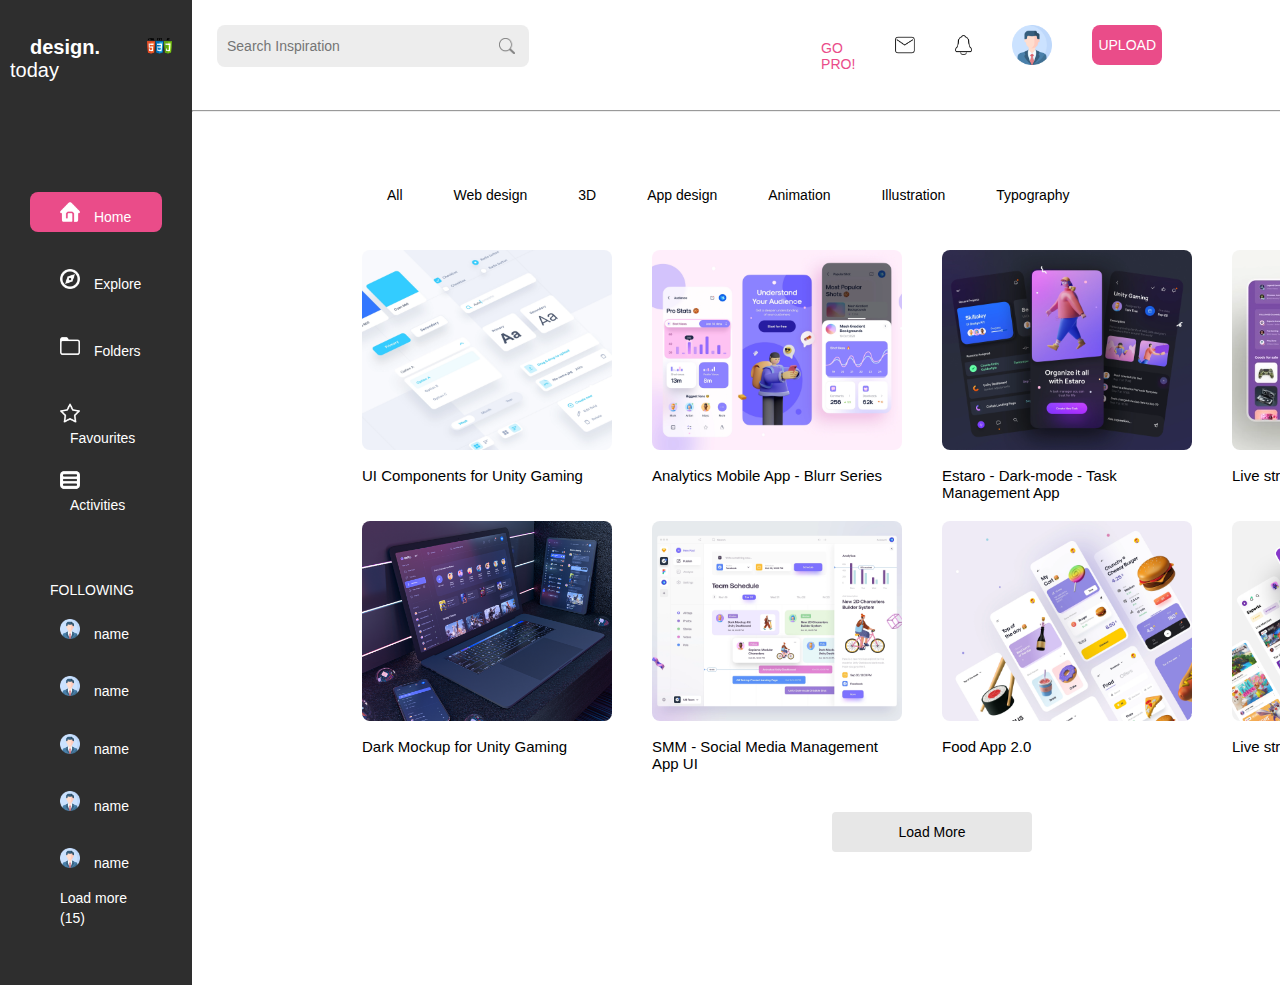
<file: index.html>
<!DOCTYPE html>
<html lang="en">
<head>
    <meta charset="UTF-8">
    <meta http-equiv="X-UA-Compatible" content="IE=edge">
    <meta name="viewport" content="width=device-width, initial-scale=1.0">
    <meta name="description" content="">
    <meta name="author" content=""> 

    <title>Saba Giorgadze - Final Project</title>
    <meta name="title" content="Saba Giorgadze - Final Project">
    <meta name="description" content="This Website design is made by Saba Giorgadze. ">

    <!-- Google Meta Tags -->
    <meta name="title" content="Saba Giorgadze - Final Project">
    <meta name="description" content="This Website design is made by Saba Giorgadze.">
    <meta name="keywords" content="Saba, Giorgadze, final, project">
    <meta name="robots" content="index, follow">
    <meta http-equiv="Content-Type" content="text/html; charset=utf-8">
    <meta name="language" content="English">


    <!-- Open Graph / Facebook -->
    <meta property="og:type" content="website">
    <meta property="og:url" content="https://metatags.io/">
    <meta property="og:title" content="Saba Giorgadze - Final Project">
    <meta property="og:description" content="This Website design is made by Saba Giorgadze. ">
    <meta property="og:image" content="https://metatags.io/assets/meta-tags-16a33a6a8531e519cc0936fbba0ad904e52d35f34a46c97a2c9f6f7dd7d336f2.png">

    <!-- Twitter -->
    <meta property="twitter:card" content="summary_large_image">
    <meta property="twitter:url" content="https://metatags.io/">
    <meta property="twitter:title" content="Saba Giorgadze - Final Project">
    <meta property="twitter:description" content="This Website design is made by Saba Giorgadze. ">
    <meta property="twitter:image" content="https://metatags.io/assets/meta-tags-16a33a6a8531e519cc0936fbba0ad904e52d35f34a46c97a2c9f6f7dd7d336f2.png">
    <link rel="shortcut icon" href="../../docs-/ico/favicon.png">
    <link href="css/main.css" rel="stylesheet">
    <meta name="viewport" content="width=device-width, initial-scale=1.0">
    <title>Main Page</title>
    <link rel="icon" href="img/icon.png">
</head>
<body>
    <section leftmenu> 
        <section header>
            <div>
                <span id="ds">design.</span>
                <span id="to">today</span>
            </div> 
            <img id="menu_icon_main" src="img/icon.png">
        </section> 

        <section menuleft> 
            <section menu>
                <div class="menu_item" id="homespan">
                    <a>
                        <img src="img/icons/home.png" class="menu_icons"></span>
                        <span class="menu_texts" >Home</span>
                    </a>
                </div>
                <div class="menu_item">
                    <a>
                        <img src="img/icons/explore.png" class="menu_icons"></span>
                        <span class="menu_texts">Explore</span>
                    </a>
                </div>
                <div class="menu_item">
                    <a>
                        <img src="img/icons/folder.png" class="menu_icons"></span>
                        <span class="menu_texts">Folders</span>
                    </a>
                </div>
                <div class="menu_item">
                    <a>
                        <img src="img/icons/star.png" class="menu_icons"></span>
                        <span class="menu_texts">Favourites</span>
                    </a>
                </div>
                <div class="menu_item">
                    <a>
                        <img src="img/icons/act.png" class="menu_icons"></span>
                        <span class="menu_texts">Activities</span>
                    </a>
                </div>
            </section>
            <section following>
                <span>FOLLOWING</span>
                <div class="menu_item">
                    <a>
                        <img src="img/icons/profile.png" class="menu_icons"></span>
                        <span class="menu_texts"> name </span>
                    </a>
                </div>
                <div class="menu_item">
                    <a>
                        <img src="img/icons/profile.png" class="menu_icons"></span>
                        <span class="menu_texts"> name </span>
                    </a>
                </div>
                <div class="menu_item">
                    <a>
                        <img src="img/icons/profile.png" class="menu_icons"></span>
                        <span class="menu_texts"> name </span>
                    </a>
                </div>
                <div class="menu_item">
                    <a>
                        <img src="img/icons/profile.png" class="menu_icons"></span>
                        <span class="menu_texts"> name </span>
                    </a>
                </div>
                <div class="menu_item">
                    <a>
                        <img src="img/icons/profile.png" class="menu_icons"></span>
                        <span class="menu_texts"> name </span>
                    </a>
                </div>
                <div class="menu_item">
                    <a>Load more (15)</a>
                </div>
            </section>
        </section>
    </section>
    <section rightbody>
        <section header>
            <section search>
                <input type="text" placeholder="Search Inspiration">
            </section>

            <section menu>
                <span>GO PRO!</span>       
                <img id="mailpng" src="img/icons/mail.png" >
                <img id="notifpng" src="img/icons/notif.png" >
                <a href=grid.html><img id="profilepng" src="img/icons/profile.png" ></a>
                <button id="uploadBtn">UPLOAD</button>
            </section>
 
        </section>
        <section body>
            <div id="lineDiv">
                <hr id="line">
            </div>
            <section tabs>
                <div id="tabsDiv">
                    <span class="tabs">All</span>
                    <span class="tabs">Web design</span>
                    <span class="tabs">3D</span>
                    <span class="tabs">App design</span>
                    <span class="tabs">Animation</span>
                    <span class="tabs">Illustration</span>
                    <span class="tabs">Typography</span>
                </div> 
                <div id="filterdiv">
                    <button id="filterBtn">Filters</button>
                </div>
                
            </section>
            <section content>
                <div class="contentBox">
                    <img src="img/cont1.png" class="contentImg">
                    <div class="contentText">
                        <span class="contentTitle">UI Components for Unity Gaming</span> 
                    </div>
                </div>
                <div class="contentBox">
                    <img src="img/mob.png" class="contentImg">
                    <div class="contentText">
                        <span class="contentTitle">Analytics Mobile App - Blurr Series</span> 
                    </div>
                </div>
                <div class="contentBox">
                    <img src="img/dark.png" class="contentImg">
                    <div class="contentText">
                        <span class="contentTitle">Estaro - Dark-mode - Task Management App</span> 
                    </div>
                </div>
                <div class="contentBox">
                    <img src="img/live.png" class="contentImg">
                    <div class="contentText">
                        <span class="contentTitle">Live streaming application for gamers</span> 
                    </div>
                </div>
                
                <div class="contentBox">
                    <img src="img/mock.png" class="contentImg">
                    <div class="contentText">
                        <span class="contentTitle">Dark Mockup for Unity Gaming</span> 
                    </div>
                </div>
                <div class="contentBox">
                    <img src="img/smm.png" class="contentImg">
                    <div class="contentText">
                        <span class="contentTitle">SMM - Social Media Management App UI</span> 
                    </div>
                </div>
                <div class="contentBox">
                    <img src="img/food.png" class="contentImg">
                    <div class="contentText">
                        <span class="contentTitle">Food App 2.0</span> 
                    </div>
                </div>
                <div class="contentBox">
                    <img src="img/gm.png" class="contentImg">
                    <div class="contentText">
                        <span class="contentTitle">Live streaming application for gamers</span> 
                    </div>
                </div>
            </section>
             <section loadMore>
                 <button id="loadMoreBtn">Load More</button>
             </section>
        </section>
        
        
        <section footercontent>
            <span id="footerText">Top Designers</span>
            <section footer> 
                <div class="footer_item">
                    <img src="img/icons/profile.png" class="footer_icons"></span>
                    <div class="fullname">
                        <span class="footer_texts"> name </span>
                        <span class="footer_texts"> lastname </span>
                    </div> 
                    <span class="location_texts">location</span>
                    <button class="followedButton">Following</button>
                </div>
    
                <div class="footer_item">
                    <img src="img/icons/profile.png" class="footer_icons"></span>
                    <div class="fullname">
                        <span class="footer_texts"> name </span>
                        <span class="footer_texts"> lastname </span>
                    </div> 
                    <span class="location_texts">location</span>
                    <button class="followButton">Follow</button>
                </div>
    
                <div class="footer_item">
                    <img src="img/icons/profile.png" class="footer_icons"></span>
                    <div class="fullname">
                        <span class="footer_texts"> name </span>
                        <span class="footer_texts"> lastname </span>
                    </div> 
                    <span class="location_texts">location</span>
                    <button class="followButton">Follow</button>
                </div>
    
                <div class="footer_item">
                    <img src="img/icons/profile.png" class="footer_icons"></span>
                    <div class="fullname">
                        <span class="footer_texts"> name </span>
                        <span class="footer_texts"> lastname </span>
                    </div> 
                    <span class="location_texts">location</span>
                    <button class="followButton">Follow</button>
                </div>
    
                <div class="footer_item">
                    <img src="img/icons/profile.png" class="footer_icons"></span>
                    <div class="fullname">
                        <span class="footer_texts"> name </span>
                        <span class="footer_texts"> lastname </span>
                    </div> 
                    <span class="location_texts">location</span>
                    <button class="followedButton">Following</button>
                </div>
    
                <div class="footer_item">
                    <img src="img/icons/profile.png" class="footer_icons"></span>
                    <div class="fullname">
                        <span class="footer_texts"> name </span>
                        <span class="footer_texts"> lastname </span>
                    </div> 
                    <span class="location_texts">location</span>
                    <button class="followButton">Follow</button>
                </div>
    
                <div class="footer_item">
                    <img src="img/icons/profile.png" class="footer_icons"></span>
                    <div class="fullname">
                        <span class="footer_texts"> name </span>
                        <span class="footer_texts"> lastname </span>
                    </div> 
                    <span class="location_texts">location</span>
                    <button class="followButton">Follow</button>
                </div>
    
                <div class="footer_item">
                    <img src="img/icons/profile.png" class="footer_icons"></span>
                    <div class="fullname">
                        <span class="footer_texts"> name </span>
                        <span class="footer_texts"> lastname </span>
                    </div> 
                    <span class="location_texts">location</span>
                    <button class="followButton">Follow</button>
                </div>
    
            </section>
        </section>
        
        <section mainfootercontent>
            <section mainfooter>
                <div class = "mainfooter_item">
                    <span class="mainfooter_title">For designers</span>
                    <div class="spanlist">
                        <span>Go Pro!</span>
                        <span>Explore design work</span>
                        <span>Design blog</span>
                        <span>Overtime podcast</span>
                        <span>Dribbble meetups</span>
                        <span>Playoffs</span>
                        <span>Weekly Warm-up</span>
                        <span>Code of conduct</span>
                    </div>
                </div>
                <div class = "mainfooter_item">
                    <span class="mainfooter_title">Hire designers</span>
                    <div class="spanlist">
                        <span>Post a job opening</span>
                        <span>Post a freelance project</span>
                        <span>Search for designers</span><br>
                        <span>Brands</span><br>
                        <span>Advertise with us</span> 
                    </div>
                </div>
                <div class = "mainfooter_item">
                    <span class="mainfooter_title">Company</span>
                    <div class="spanlist">
                        <span>About</span>
                        <span>Careers</span>
                        <span>Support</span> 
                        <span>Media kit</span> 
                        <span>Dribbble shop</span> 
                        <span>Testimonials</span>
                        <span>API</span>
                        <span>Terms of Service</span>
                        <span>Privacy policy</span>
                    </div>
                </div>
                <div class = "mainfooter_item">
                    <span class="mainfooter_title">Directories</span>
                    <div class="spanlist">
                        <span>Top designers</span>
                        <span>Top design teams</span>
                        <span>Design jobs</span> 
                        <span>Tags</span> 
                        <span>Places</span> <br>
                        <span>Design</span><br>
                        <span>Shop Creative Market</span> 
                    </div>
                </div>
            </section>
        </section>

        <section foot>
            <section socials>
                <img src="img/icons/fb.png" class="social_icons">
                <img src="img/icons/inst.png" class="social_icons">
                <img src="img/icons/twit.png" class="social_icons">
            </section>
            <section copyright>
                <span id="fi">FOR</span> 
                <span id="se">FINALEXAM</span>
            </section>
        </section>
    </section>
</body>
</html>
</file>
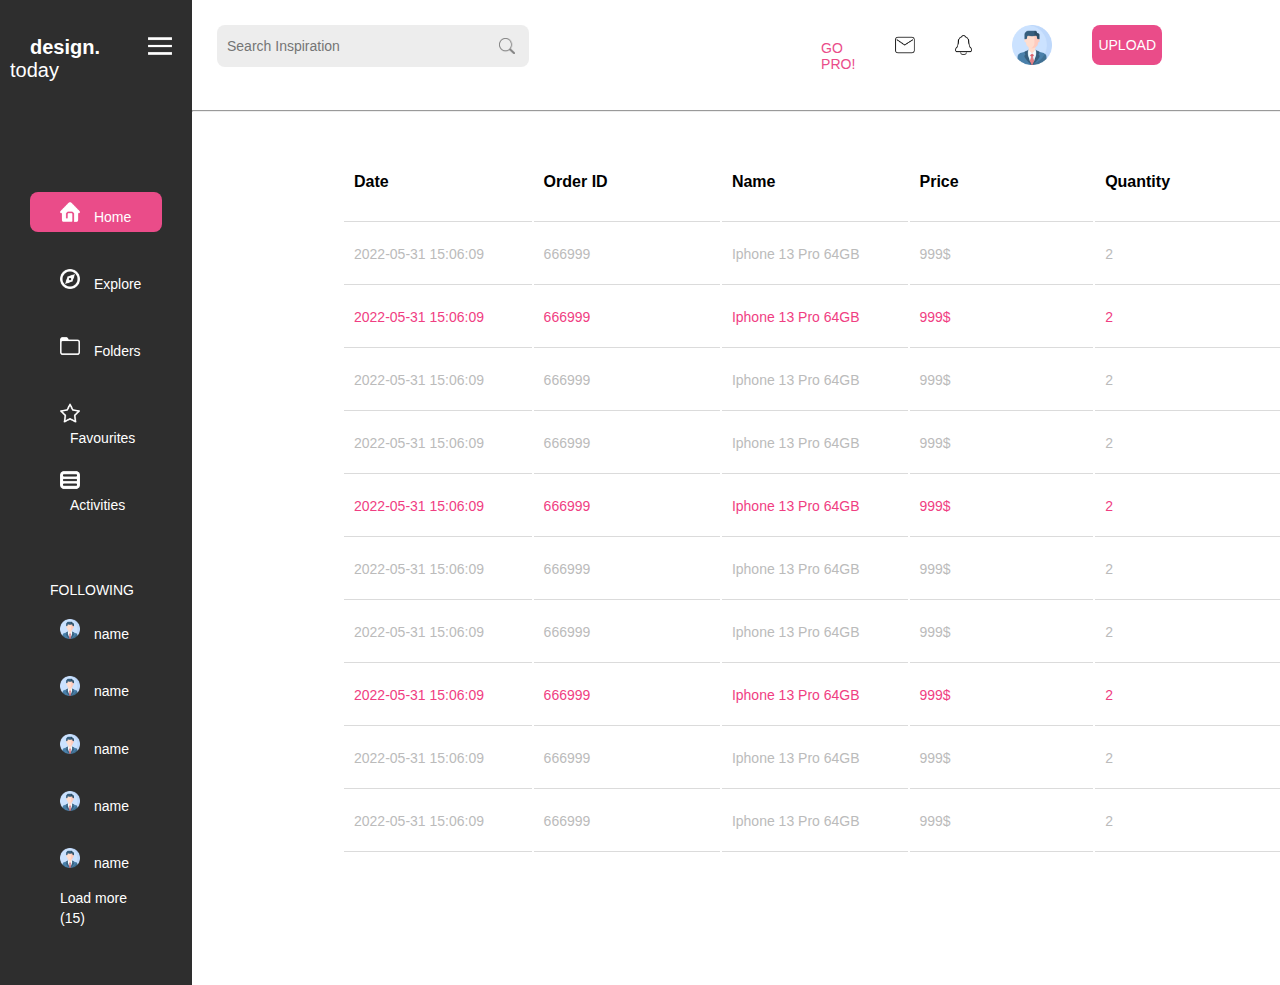
<file: grid.html>
<!DOCTYPE html>
<html lang="en">
<head>
    <meta charset="UTF-8">
    <meta http-equiv="X-UA-Compatible" content="IE=edge">
    <meta name="viewport" content="width=device-width, initial-scale=1.0">
    <meta name="description" content="">
    <meta name="author" content=""> 

    <title>Saba Giorgadze - Final Project</title>
    <meta name="title" content="Saba Giorgadze - Final Project">
    <meta name="description" content="This Website design is made by Saba Giorgadze. ">

    <!-- Google Meta Tags -->
    <meta name="title" content="Saba Giorgadze - Final Project">
    <meta name="description" content="This Website design is made by Saba Giorgadze.">
    <meta name="keywords" content="Saba, Giorgadze, final, project">
    <meta name="robots" content="index, follow">
    <meta http-equiv="Content-Type" content="text/html; charset=utf-8">
    <meta name="language" content="English">


    <!-- Open Graph / Facebook -->
    <meta property="og:type" content="website">
    <meta property="og:url" content="https://metatags.io/">
    <meta property="og:title" content="Saba Giorgadze - Final Project">
    <meta property="og:description" content="This Website design is made by Saba Giorgadze. ">
    <meta property="og:image" content="https://metatags.io/assets/meta-tags-16a33a6a8531e519cc0936fbba0ad904e52d35f34a46c97a2c9f6f7dd7d336f2.png">

    <!-- Twitter -->
    <meta property="twitter:card" content="summary_large_image">
    <meta property="twitter:url" content="https://metatags.io/">
    <meta property="twitter:title" content="Saba Giorgadze - Final Project">
    <meta property="twitter:description" content="This Website design is made by Saba Giorgadze. ">
    <meta property="twitter:image" content="https://metatags.io/assets/meta-tags-16a33a6a8531e519cc0936fbba0ad904e52d35f34a46c97a2c9f6f7dd7d336f2.png">
    <link rel="shortcut icon" href="../../docs-assets/ico/favicon.png">
    <link href="css/main.css" rel="stylesheet">
    <meta name="viewport" content="width=device-width, initial-scale=1.0">
    <title>Grid Page</title>
    <link rel="icon" href="img/icon.png">
</head>
<body>
    <section leftmenu> 
        <section header>
            <div>
                <span id="ds">design.</span>
                <span id="to">today</span>
            </div> 
            <img id="menu_icon_main" src="img/icons/menu.png">
        </section> 

        <section menuleft> 
            <section menu>
                <div class="menu_item" id="homespan">
                    <a>
                        <img src="img/icons/home.png" class="menu_icons"></span>
                        <span class="menu_texts" >Home</span>
                    </a>
                </div>
                <div class="menu_item">
                    <a>
                        <img src="img/icons/explore.png" class="menu_icons"></span>
                        <span class="menu_texts">Explore</span>
                    </a>
                </div>
                <div class="menu_item">
                    <a>
                        <img src="img/icons/folder.png" class="menu_icons"></span>
                        <span class="menu_texts">Folders</span>
                    </a>
                </div>
                <div class="menu_item">
                    <a>
                        <img src="img/icons/star.png" class="menu_icons"></span>
                        <span class="menu_texts">Favourites</span>
                    </a>
                </div>
                <div class="menu_item">
                    <a>
                        <img src="img/icons/act.png" class="menu_icons"></span>
                        <span class="menu_texts">Activities</span>
                    </a>
                </div>
            </section>
            <section following>
                <span>FOLLOWING</span>
                <div class="menu_item">
                    <a>
                        <img src="img/icons/profile.png" class="menu_icons"></span>
                        <span class="menu_texts"> name </span>
                    </a>
                </div>
                <div class="menu_item">
                    <a>
                        <img src="img/icons/profile.png" class="menu_icons"></span>
                        <span class="menu_texts"> name </span>
                    </a>
                </div>
                <div class="menu_item">
                    <a>
                        <img src="img/icons/profile.png" class="menu_icons"></span>
                        <span class="menu_texts"> name </span>
                    </a>
                </div>
                <div class="menu_item">
                    <a>
                        <img src="img/icons/profile.png" class="menu_icons"></span>
                        <span class="menu_texts"> name </span>
                    </a>
                </div>
                <div class="menu_item">
                    <a>
                        <img src="img/icons/profile.png" class="menu_icons"></span>
                        <span class="menu_texts"> name </span>
                    </a>
                </div>
                <div class="menu_item">
                    <a>Load more (15)</a>
                </div>
            </section>
        </section>
    </section>
    <section rightbody>
        <section header>
            <section search>
                <input type="text" placeholder="Search Inspiration">
            </section>

            <section menu>
                <span>GO PRO!</span>       
                <img id="mailpng" src="img/icons/mail.png" >
                <img id="notifpng" src="img/icons/notif.png" >
                <a href=index.html><img id="profilepng" src="img/icons/profile.png" ></a>
                <button id="uploadBtn">UPLOAD</button>
            </section>
 
        </section>
        <section body>
            <div id="lineDiv">
                <hr id="line">
            </div>
            
            <table> 
                <tr id = "gridTitle">
                    <th>Date</th>
                    <th>Order ID</th>
                    <th>Name</th>
                    <th>Price</th>
                    <th>Quantity</th>
                    <th>Total</th>
                </tr>
                <tr class = "rows">
                    <td>2022-05-31 15:06:09</td>
                    <td>666999</td>
                    <td>Iphone 13 Pro 64GB</td>
                    <td>999$</td>
                    <td>2</td>
                    <td>1998$</td>
                </tr>
                <tr class = "rowsActive">
                    <td>2022-05-31 15:06:09</td>
                    <td>666999</td>
                    <td>Iphone 13 Pro 64GB</td>
                    <td>999$</td>
                    <td>2</td>
                    <td>1998$</td>
                </tr>
                <tr class = "rows">
                    <td>2022-05-31 15:06:09</td>
                    <td>666999</td>
                    <td>Iphone 13 Pro 64GB</td>
                    <td>999$</td>
                    <td>2</td>
                    <td>1998$</td>
                </tr>
                <tr class = "rows">
                    <td>2022-05-31 15:06:09</td>
                    <td>666999</td>
                    <td>Iphone 13 Pro 64GB</td>
                    <td>999$</td>
                    <td>2</td>
                    <td>1998$</td>
                </tr>
                <tr class = "rowsActive">
                    <td>2022-05-31 15:06:09</td>
                    <td>666999</td>
                    <td>Iphone 13 Pro 64GB</td>
                    <td>999$</td>
                    <td>2</td>
                    <td>1998$</td>
                </tr>
                <tr class = "rows">
                    <td>2022-05-31 15:06:09</td>
                    <td>666999</td>
                    <td>Iphone 13 Pro 64GB</td>
                    <td>999$</td>
                    <td>2</td>
                    <td>1998$</td>
                </tr>
                <tr class = "rows">
                    <td>2022-05-31 15:06:09</td>
                    <td>666999</td>
                    <td>Iphone 13 Pro 64GB</td>
                    <td>999$</td>
                    <td>2</td>
                    <td>1998$</td>
                </tr>
                <tr class = "rowsActive">
                    <td>2022-05-31 15:06:09</td>
                    <td>666999</td>
                    <td>Iphone 13 Pro 64GB</td>
                    <td>999$</td>
                    <td>2</td>
                    <td>1998$</td>
                </tr>
                <tr class = "rows">
                    <td>2022-05-31 15:06:09</td>
                    <td>666999</td>
                    <td>Iphone 13 Pro 64GB</td>
                    <td>999$</td>
                    <td>2</td>
                    <td>1998$</td>
                </tr>
                <tr class = "rows">
                    <td>2022-05-31 15:06:09</td>
                    <td>666999</td>
                    <td>Iphone 13 Pro 64GB</td>
                    <td>999$</td>
                    <td>2</td>
                    <td>1998$</td>
                </tr>
              </table>
              
        </section>
        
        

        
        <section mainfootercontent>
            <section mainfooter>
                <div class = "mainfooter_item">
                    <span class="mainfooter_title">For designers</span>
                    <div class="spanlist">
                        <span>Go Pro!</span>
                        <span>Explore design work</span>
                        <span>Design blog</span>
                        <span>Overtime podcast</span>
                        <span>Dribbble meetups</span>
                        <span>Playoffs</span>
                        <span>Weekly Warm-up</span>
                        <span>Code of conduct</span>
                    </div>
                </div>
                <div class = "mainfooter_item">
                    <span class="mainfooter_title">Hire designers</span>
                    <div class="spanlist">
                        <span>Post a job opening</span>
                        <span>Post a freelance project</span>
                        <span>Search for designers</span><br>
                        <span>Brands</span><br>
                        <span>Advertise with us</span> 
                    </div>
                </div>
                <div class = "mainfooter_item">
                    <span class="mainfooter_title">Company</span>
                    <div class="spanlist">
                        <span>About</span>
                        <span>Careers</span>
                        <span>Support</span> 
                        <span>Media kit</span> 
                        <span>Dribbble shop</span> 
                        <span>Testimonials</span>
                        <span>API</span>
                        <span>Terms of Service</span>
                        <span>Privacy policy</span>
                    </div>
                </div>
                <div class = "mainfooter_item">
                    <span class="mainfooter_title">Directories</span>
                    <div class="spanlist">
                        <span>Top designers</span>
                        <span>Top design teams</span>
                        <span>Design jobs</span> 
                        <span>Tags</span> 
                        <span>Places</span> <br>
                        <span>Design </span><br>
                        <span>Shop Creative Market</span> 
                    </div>
                </div>
            </section>
        </section>

        <section foot>
            <section socials>
                <img src="img/icons/fb.png" class="social_icons">
                <img src="img/icons/inst.png" class="social_icons">
                <img src="img/icons/twit.png" class="social_icons">
            </section>
            <section copyright>
                <span id="fi">FOR</span> 
                <span id="se">FINALEXAM</span>
            </section>
        </section>
    </section>
</body>
</html>
</file>
<file: css/main.css>
input:focus, textarea:focus, select:focus{
    outline: none;
    -webkit-appearance: none;
}

body {
    overflow:hidden;
    margin:0;
    display:grid;
    grid-template-columns: 15% 80%;  
}

/***************************** SECTIONS *****************************/
section[leftmenu] {
    background-color:#2e2e2e;; 
}

section[rightbody] { 
    overflow-y: scroll;
    overflow-x: hidden;
    height: 100vh;
    width: 100vw;
}

section[rightbody] > section[header]{
    background-color:white;
    display:grid;
    grid-template-columns:50% 50% ; 
    padding:10px;
    padding-top:10px;
}

section[rightbody] > section[header] > section[search]{ 
    padding-top:15px; 
    padding-left:15px;
}
 

section[rightbody] > section[header] > section[search] > input {
    width: 300px;
    height: 40px;
    background-color: #ededed;;
    border: none;
    padding-left: 10px;
    background-image:url("../img/icons/search.png");
    background-repeat: no-repeat;
    background-position: center;
    background-size: 16px 16px;
    background-position-x: 282px;
    font-family: "Haas Grot Text R Web", "Helvetica Neue", Helvetica, Arial, sans-serif;
    font-size: 14px;
    font-weight: 500;
    border-radius: 8px;
}

section[rightbody] > section[header] > section[menu] { 
    display: flex;
    flex-direction: row; 
    justify-content: end;
    gap:40px;
    padding:5px;
    padding-top:15px;
    padding-right: 300px;
}
section[rightbody] > section[header] > section[menu]>span{ 
    padding-top: 15px;
    color:#EA4C89;
    font-family: "Haas Grot Text R Web", "Helvetica Neue", Helvetica, Arial, sans-serif;
    font-size: 14px;
    font-weight: 500;
}

section[rightbody] > section[header] > section[menu]>span:hover{ 
    padding-top: 10px;
    cursor:pointer;
    color:#F082AC;
    font-family: "Haas Grot Text R Web", "Helvetica Neue", Helvetica, Arial, sans-serif;
    font-size: 14px;
    font-weight: 500;
}

section[menuleft] {
    height: 893px;
}

section[menuleft]>section[menu]{
    padding-top:100px;
    display: grid;
    grid-template-rows: 20% 20% 20% 20% 20%;
    gap:15px;
    padding-left:30px;
    padding-right:30px;
}

section[menuleft]>section[following]{
    padding-top:100px;
    display: grid;
    grid-template-rows: 20% 20% 20% 20% 20%; 
    padding-left:30px;
    padding-right:30px;
}

section[menuleft]>section[following]>span{
    color:white;
    font-family: "Haas Grot Text R Web", "Helvetica Neue", Helvetica, Arial, sans-serif;
    font-size: 14px;
    font-weight: 500;
    padding-top:30px;
    padding-left:20px;
}

section[leftmenu]>section[header]{
    display: flex;
    padding: 10px;
    padding-top: 36px;
    justify-content: space-between;
}

section[rightbody]>section[body]>section[tabs]{
    padding-top: 50px;
    display: grid;
    grid-template-columns: 70% 30%;
    max-width: 1100px;
    padding-left: 170px;
    gap: 115px;
}

section[content] {
    padding-top:30px;
    max-width:1100px;
    display:grid;
    grid-template-columns: 25% 25% 25% 25%;
    justify-content: center;
    gap:20px;
    padding-left: 200px;
}

section[loadMore]{ 
    display:grid; 
    grid-template-columns: 1fr;
    padding-left:640px;
    padding-top:40px;
    padding-bottom: 60px;
}

section[footercontent]{
    padding-top: 30px;
    background-color: #f7f7f7;
    height:350px;
}

section[footer] {
    display:grid;
    grid-template-columns: 15% 15% 15% 15% 15% 15% 15% 15%;
    max-width: 1000px;
    padding-left: 135px;
    padding-top: 30px; 
}

section[mainfootercontent]{ 
    padding-top: 30px;
    background-color: #ffffff;
    height:350px;
}

section[mainfooter]{
    font-family: "Haas Grot Text R Web", "Helvetica Neue", Helvetica, Arial, sans-serif;
    display:grid;
    grid-template-columns: 30% 30% 30% 30%;
    max-width: 1000px;
    padding-left: 150px;
    padding-top: 30px; 
}

section[foot] {
    display:flex;
    flex-direction: row;
    justify-content: space-between;
    max-width: 1100px;
    padding-left: 150px;
}

section[socials] {
    display:flex;
    flex-direction: row;
    gap:20px; 
    padding-bottom:50px;
}

section[copyright] {
    font-family: "Haas Grot Text R Web", "Helvetica Neue", Helvetica, Arial, sans-serif;
    display:flex;
    flex-direction: row; 
    padding-bottom:50px;
}

section[body] > table {
    padding-top:50px;
    padding-bottom:50px;
    padding-left: 150px;
    max-width:1300px;  
}


/***************************** Individual Components *****************************/ 

#profilepng {
    height: 40px;
    width: 40px;
}
#notifpng {
    padding-top: 10px;
    height: 20px;
    width: 20px;
}
#mailpng {
    padding-top: 10px;
    height: 20px;
    width: 20px;
}

#profilepng,
#notifpng,
#mailpng:hover {
    cursor: pointer;
}
#uploadBtn{  
  background-color: #EA4C89;
  border-radius: 8px;
  border-style: none;
  box-sizing: border-box;
  color: #FFFFFF;
  cursor: pointer;
  display: inline-block;
  font-family: "Haas Grot Text R Web", "Helvetica Neue", Helvetica, Arial, sans-serif;
  font-size: 14px;
  font-weight: 500;
  height: 40px;
  line-height: 20px;
  list-style: none;
  

}
#uploadBtn:hover,
#uploadBtn:focus {
  background-color: #F082AC;
}

#homespan{
    background-color:#EA4C89 ;
}

#menu_icon_main{
    height: 20px;
    width: 25px;
    padding-right: 10px;
}

#menu_icon_main:hover{
    cursor: pointer;
}
 
#ds {
    color:white;
    padding-left:20px;
    font-family: "Haas Grot Text R Web", "Helvetica Neue", Helvetica, Arial, sans-serif;
    font-size: 20px;
    font-weight: bolder;
}
#to {
    color:white;
    font-family: "Haas Grot Text R Web", "Helvetica Neue", Helvetica, Arial, sans-serif;
    font-size: 20px;
    font-weight: lighter; 
}

#line{
    border: 1/2px solid #838383; 
}

#lineDiv{
    padding-top:15px;
}
 
#tabsDiv {
    padding-top:5px;
}

#filterBtn {
    padding-left: 58px;
    font-size: larger;
    color: #b3acac;
    background-color: transparent;
    border: 1px solid #b3acac;
    width: 150px;
    height: 50px;
    background-image: url(../img/icons/filt.png);
    background-repeat: no-repeat;
    background-position: left;
    background-position-x: 20px;
    background-size: 30px;
    border-radius: 8px;
}

#filterBtn:hover{
    cursor:pointer;
    color:#EA4C89;
    border: 1px solid #EA4C89;
    background-image: url(../img/icons/filt2.png);
}

#filterdiv {
    padding-left: 100px; 
}

#loadMoreBtn {
    background-color: rgb(231, 231, 231);
    border-radius: 4px;
    border-style: none;
    box-sizing: border-box;
    color: black;
    cursor: pointer;
    display: inline-block;
    font-family: "Haas Grot Text R Web", "Helvetica Neue", Helvetica, Arial, sans-serif;
    font-size: 14px;
    font-weight: 500;
    height: 40px;
    width: 200px;
    line-height: 20px;
    list-style: none;
    margin: 0;
    outline: none;
    padding: 10px 16px;
    position: relative;
    text-align: center;
    text-decoration: none;
    transition: color 100ms;
    vertical-align: baseline;
    user-select: none;
    
}

#loadMoreBtn:hover {
    background-color:#EA4C89;
}

#footerText {
    padding-left:150px;
    font-family: "Haas Grot Text R Web", "Helvetica Neue", Helvetica, Arial, sans-serif;
    font-size: 20px;
    font-weight: 500;
    color: #000000;
    padding-top:20px;
}

#fi{
    color:black; 
    font-weight:lighter;
}
#se{
    color:black; 
    font-weight:bolder;
}
  
#gridTitle > th {  
    font-family: "Haas Grot Text R Web", "Helvetica Neue", Helvetica, Arial, sans-serif; 
    border-bottom:1px solid #dbdbdb;
    width:200px;
    text-align:left;
    padding-left:10px;
    padding-bottom:30px; 
}

/***************************** CLASSES *****************************/


.menu_icons {
    height: 20px;
    width: 20px;
}

.menu_texts{
    padding-left:10px; 
    margin-top:5px;
    color:white;
    text-decoration: none !important;
}
 
.menu_item{
    background-color: transparent;
    border-radius: 8px;
    border-style: none;
    box-sizing: border-box;
    color: #FFFFFF;
    cursor: pointer;
    display: inline-block;
    font-family: "Haas Grot Text R Web", "Helvetica Neue", Helvetica, Arial, sans-serif;
    font-size: 14px;
    font-weight: 500;
    height: 40px;
    line-height: 20px;
    list-style: none;
    margin: 0;
    outline: none;
    padding: 10px 16px;
    position: relative; 
    padding-left:30px;
    text-decoration: none;
    transition: color 100ms;
    vertical-align: baseline;
    user-select: none;
    -webkit-user-select: none;
    touch-action: manipulation;
}

.menu_item:hover,
.menu_item:focus {
  background-color: #EA4C89;
}
 
.tabs{
    background-color: transparent;
    border-radius: 8px;
    border-style: none;
    box-sizing: border-box;
    color: black;
    cursor: pointer;
    display: inline-block;
    font-family: "Haas Grot Text R Web", "Helvetica Neue", Helvetica, Arial, sans-serif;
    font-size: 14px;
    font-weight: 500;
    height: 40px;
    line-height: 20px;
    list-style: none;
    margin: 0;
    outline: none;
    padding: 10px 22px;
    position: relative;
    padding-left: 25px;
    text-decoration: none;
    transition: color 100ms;
    vertical-align: baseline;
    user-select: none;
    -webkit-user-select: none;
    touch-action: manipulation;
}

.tabs:hover{
    background-color: #ededed;
}

.contentImg{
    width: 250px;
    height: 200px;
    object-fit: cover;
    border-radius: 8px;
}

.contentImg:hover {
    cursor:pointer;  
    transform: scale(1.2); 
}

.contentText{
    font-family: "Haas Grot Text R Web", "Helvetica Neue", Helvetica, Arial, sans-serif;
    font-size: 14px;
    font-weight: 500;
    color: #000000;
    padding-top:13px; 
    display:flex;
    flex-direction: column;
    align-items: flex-start;
    max-width:250px;
}

.contentTitle{
    font-family: "Haas Grot Text R Web", "Helvetica Neue", Helvetica, Arial, sans-serif;
    font-size: 15px;
    font-weight: normal;
    color: #000000; 
    display:flex;
    flex-direction: column;
    align-items: flex-start;
}

.footer_item{
    display:flex;
    flex-direction: column;
    align-items: center;
    justify-content: center;
    gap:10px;

}

.footer_texts{
    font-family: "Haas Grot Text R Web", "Helvetica Neue", Helvetica, Arial, sans-serif;
    font-size: 14px;
    font-weight: 500;
    color: #000000;
    padding-top:10px;
}

.location_texts {
    font-family: "Haas Grot Text R Web", "Helvetica Neue", Helvetica, Arial, sans-serif;
    font-size: 14px;
    font-weight: 500;
    color: #919191;
    padding-top:10px;
}

.footer_icons {
    height:100px;
    width:100px;
}

.followButton{
    background-color:  #c5c5c5;
    border-radius: 8px;
    border-style: none;
    box-sizing: border-box;
    color: black;
    cursor: pointer;
    display: inline-block;
    font-family: "Haas Grot Text R Web", "Helvetica Neue", Helvetica, Arial, sans-serif;
    font-size: 14px;
    font-weight: 500;
    height: 40px;
    width:100px;
    line-height: 20px;
    list-style: none;
    margin: 0;
    outline: none;
    padding: 10px 16px;
    position: relative;
    text-align: center;
    text-decoration: none;
    transition: color 100ms;
    vertical-align: baseline;
    user-select: none;
    -webkit-user-select: none;
    touch-action: manipulation;
}

.followedButton {
    background-color: #e7d5dc;
    border-radius: 8px;
    border-style: none;
    box-sizing: border-box;
    color: black;
    cursor: pointer;
    display: inline-block;
    font-family: "Haas Grot Text R Web", "Helvetica Neue", Helvetica, Arial, sans-serif;
    font-size: 14px;
    font-weight: 500;
    height: 40px;
    width:100px;
    line-height: 20px;
    list-style: none;
    margin: 0;
    outline: none;
    padding: 10px 16px;
    position: relative;
    text-align: center;
    text-decoration: none;
    transition: color 100ms;
    vertical-align: baseline;
    user-select: none;
    -webkit-user-select: none;
    touch-action: manipulation;
}

.fullname {
    display:flex;
    flex-direction: column;
    align-items: center;
}

.followButton:hover{
    background-color: #ff77ab;
}

.followedButton:hover {
    background-color: #ff77ab;
}

.spanlist{
    padding-top:30px;
    display:flex;
    flex-direction: column;
    align-items: left;
    justify-content: center;
    gap:10px;
}

.spanlist>span:hover{
    cursor:pointer
}

.social_icons{
    height:25px;
    width:25px;
}

.social_icons:hover{
    cursor:pointer;
}

.rows > td {
    font-family: "Haas Grot Text R Web", "Helvetica Neue", Helvetica, Arial, sans-serif;
    border-bottom:1px solid #dbdbdb;
    padding-top:10px;
    padding-bottom:10px;
    padding-left:10px;
    padding-right:10px;
    color: #bbbbbb;
    font-size: 14px;
    font-weight: 500;
    text-align: left;
    height:40px; 
}

.rows:hover >td {
    cursor:pointer;
    background-color:#838383;
    color:rgb(0, 0, 0);  
}
 
.rowsActive:hover >td {
    cursor:pointer;
    background-color:#838383;  
    color:rgb(65, 10, 10);
}

.rowsActive > td {
    font-family: "Haas Grot Text R Web", "Helvetica Neue", Helvetica, Arial, sans-serif;
    border-bottom:1px solid #dbdbdb;
    padding-top:10px;
    padding-bottom:10px;
    padding-left:10px;
    padding-right:10px;
    color: #f03e82;
    font-size: 14px;
    font-weight: 500;
    text-align: left;
    height:40px; 
}
</file>
